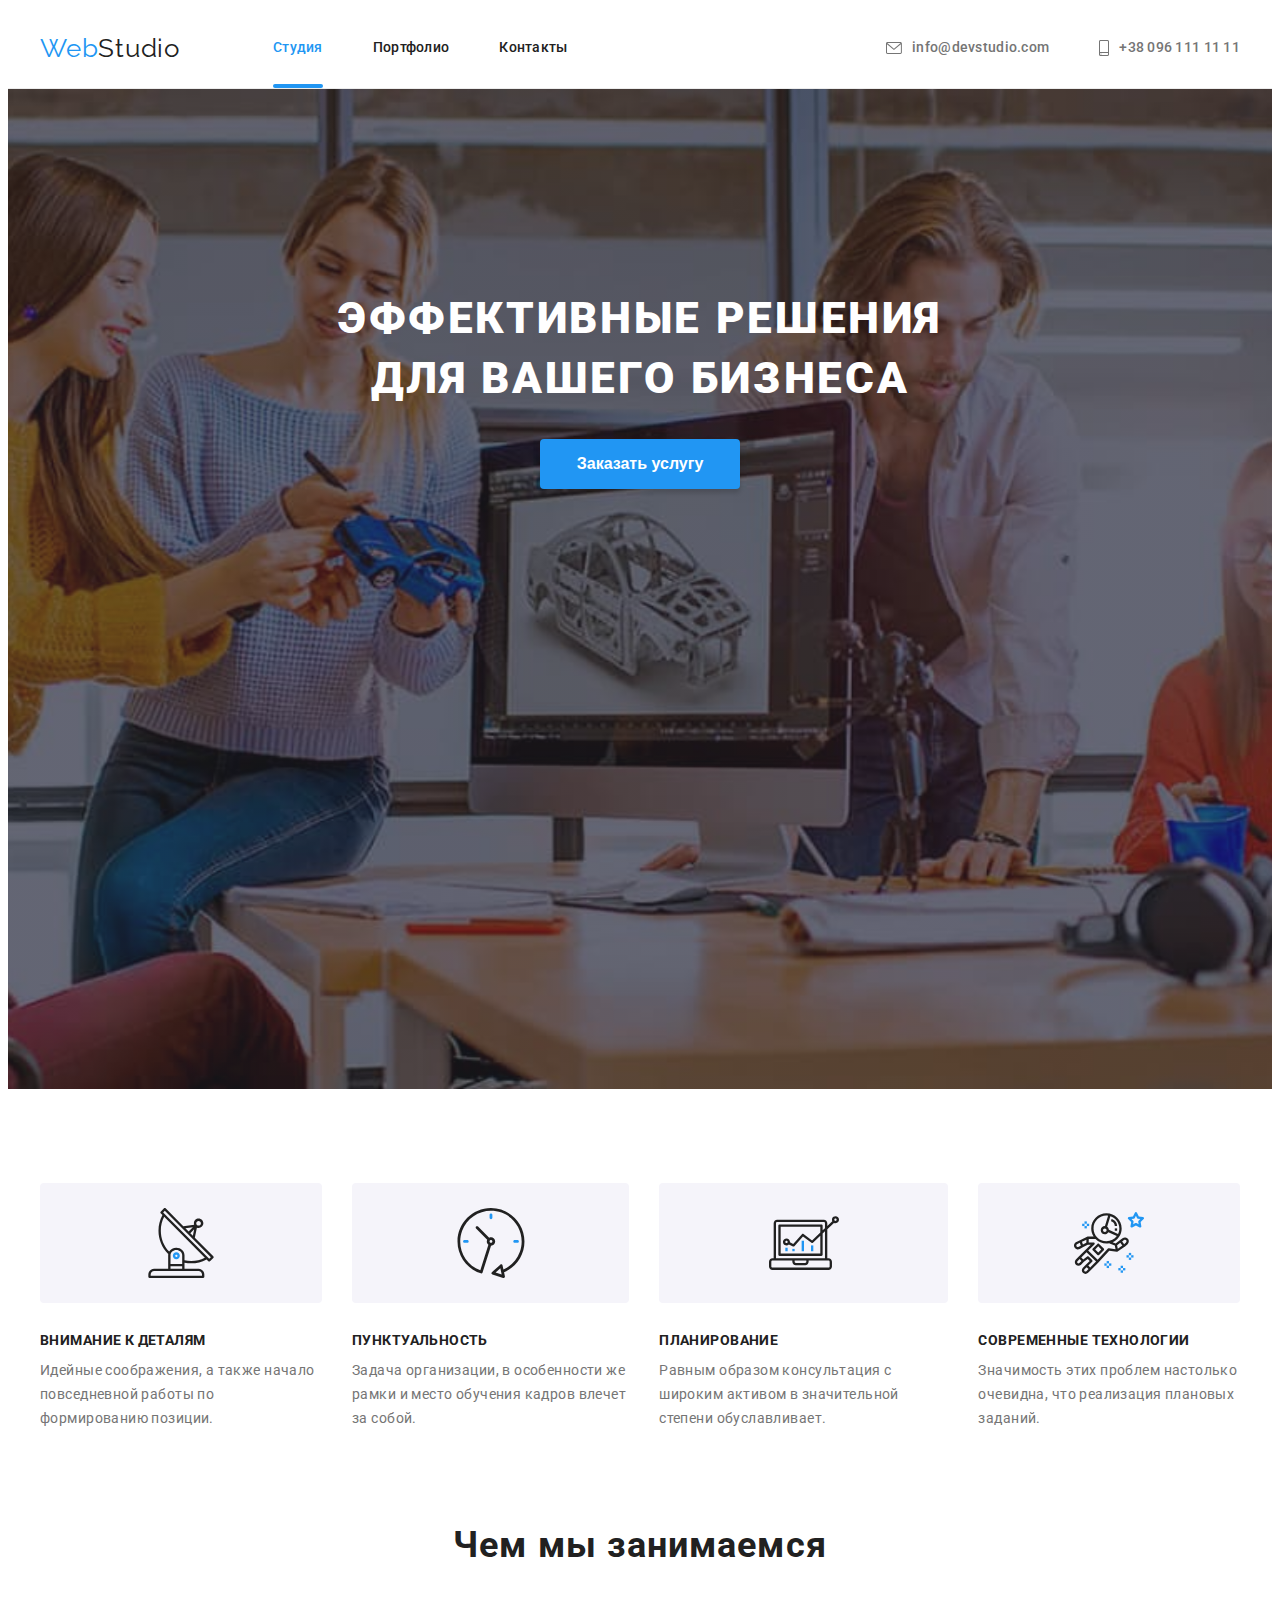
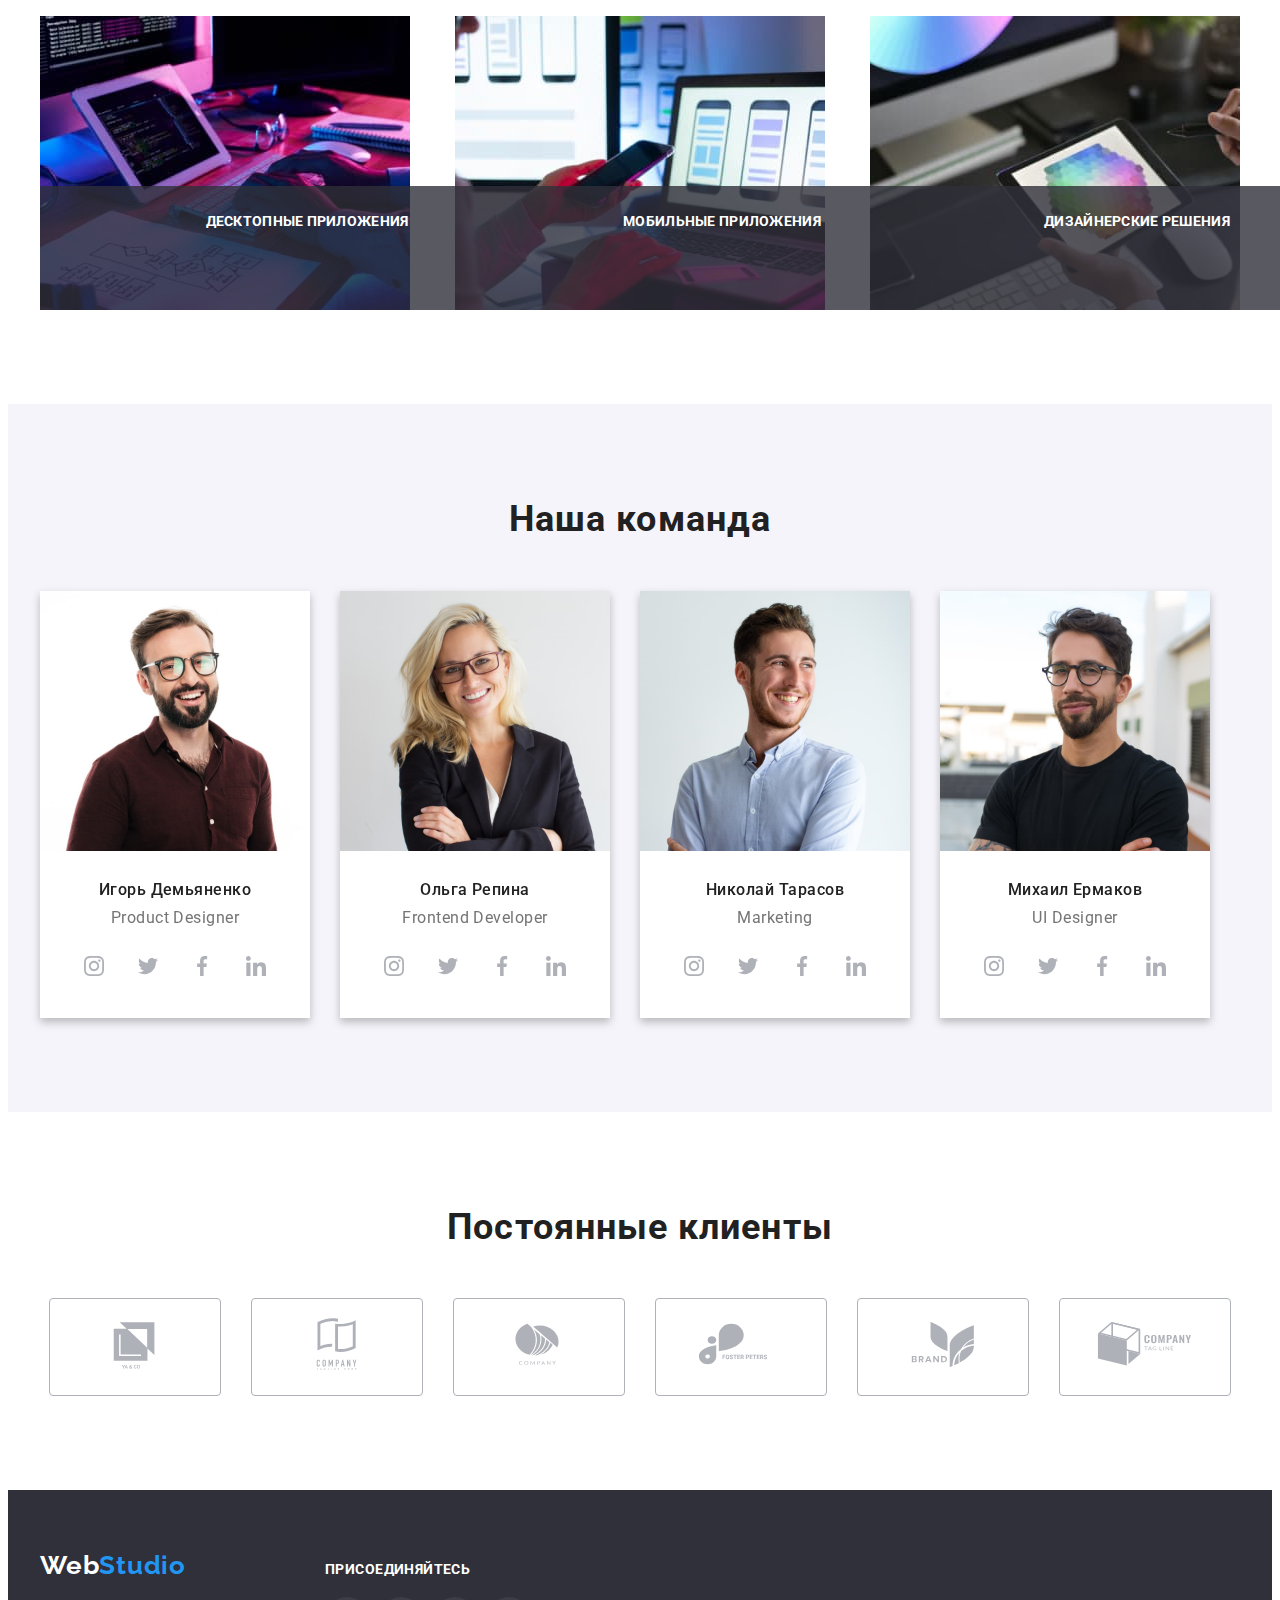
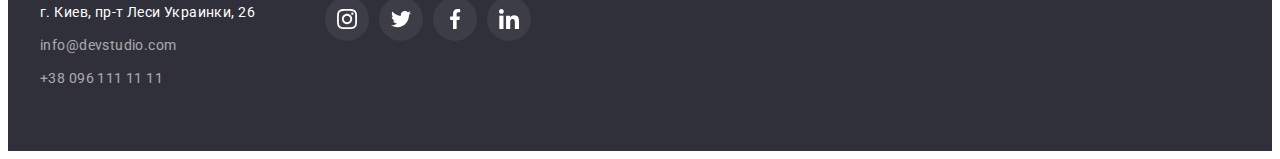
<file: index.html>
<!DOCTYPE html>
<html lang="ru">
<head>
    <meta charset="UTF-8">
    <meta http-equiv="X-UA-Compatible" content="IE=edge">
    <meta name="viewport" content="width=device-width, initial-scale=1.0">
    <title>Document</title>
    <link rel="preconnect" href="https://fonts.googleapis.com">
    <link rel="preconnect" href="https://fonts.gstatic.com" crossorigin>
    <link href="https://fonts.googleapis.com/css2?family=Raleway:wght@700&family=Roboto:wght@400;500;700;900&display=swap" rel="stylesheet">
    <link rel="stylesheet" href="https://cdnjs.cloudflare.com/ajax/libs/modern-normalize/1.1.0/modern-normalize.min.css" integrity="sha512-wpPYUAdjBVSE4KJnH1VR1HeZfpl1ub8YT/NKx4PuQ5NmX2tKuGu6U/JRp5y+Y8XG2tV+wKQpNHVUX03MfMFn9Q==" crossorigin="anonymous" referrerpolicy="no-referrer" />
    <link rel="stylesheet" href="./css/styles.css">
</head>
<body class="page">
    <!--Шапка сайта-->
    <header class="page-header">
        <div class="container main-nav">
        <a href="/" class="logo link">
        <p lang="en"> <span class="logo-header">Web</span>Studio</p> 
        </a>
        <nav class="nav-list">
        <ul class="site-nav list">
            <li class="item"><a href="./index.html" class="link link-line current">Студия</a></li>
            <li class="item"><a href="./portfolio.html" class="link link-line" >Портфолио</a></li>  
            <li class="item"><a href="" class="link link-line" >Контакты</a></li>
        </ul>
        </nav>
        <ul class="phone-mail list">
            <li class="item" >
                <a class="mail-number link" href="mail:info@devstudio.com">
                    <svg class="icon-mail" width="16" height="12">
                        <use href="./images/sprite.svg#icon-envelope">
                        </use>
                    </svg>
                    info@devstudio.com</a>
            </li>
            <li class="item">
                <a class="mail-number link" href="tel:380961111111">
                        <svg class="icon-mail" width="10" height="16">
                            <use href="./images/sprite.svg#icon-smartphone">
                            </use>
                        </svg>+38 096 111 11 11</a>
            </li>
        </ul>
        </div>
    </header>
    <main>
        <!-- Hero -->
        <section class="hero section">
            <div class="container">
                <h1 class="hero-title">Эффективные решения для вашего бизнеса</h1>
                <button class="button" type="button" data-modal-open>Заказать услугу</button>
            </div>
        </section>
        <section class="section quality">
            <!--Наши сильные качества-->
            <h2 hidden>Наши сильные качества</h2>
            <div class="container">
            <ul class="quality-list list">
                <li class="title-text">
                    <div class="thumb">
                        <svg class="antena" width="70" height="70">
                            <use href="./images/sprite.svg#icon-antenna">
                            </use>
                        </svg>
                    </div>
                    <h3 class="title">Внимание к деталям</h3>
                    <p class="text">Идейные соображения, а также начало повседневной работы по формированию позиции.</p>
                </li>
                <li class="title-text">
                    <div class="thumb">
                        <svg width="70" height="70">
                            <use href="./images/sprite.svg#icon-clock">
                            </use>
                        </svg>
                    </div>
                    <h3 class="title" >Пунктуальность</h3>
                    <p class="text">Задача организации, в особенности же рамки и место обучения кадров влечет за собой.</p>
                </li>
                <li class="title-text">
                    <div class="thumb">
                        <svg width="70" height="70">
                            <use href="./images/sprite.svg#icon-diagram">
                            </use>
                        </svg>
                    </div>
                    <h3 class="title">Планирование</h3>
                    <p class="text">Равным образом консультация с широким активом в значительной степени обуславливает.</p>
                </li>
                <li class="title-text">
                    <div class="thumb">
                        <svg width="70" height="70">
                            <use href="./images/sprite.svg#icon-astronaut">
                            </use>
                        </svg>
                    </div>
                    <h3 class="title">Современные технологии</h3>
                    <p class="text">Значимость этих проблем настолько очевидна, что реализация плановых заданий.</p>
                </li>
            </ul>
            </div>
        </section>
        <section class="section">
            <div class="container">
                <h2 class="service-title">Чем мы занимаемся</h2>
            <ul class="list list-image">
                <div class="img-apps">
                <li class="img-apps-list">
                    <img class="images-comp" src="./images/image.jpg" alt="человек печатает" width="370" height="294">
                </li>
                <p class="fon-text">
                    Десктопные приложения
                </p>
            </div>
                <div class="img-apps">
                <li class="img-apps-list">
                    <img class="images-comp" src="./images/image-2.jpg" alt="человек с телефоном за компютером" width="370" height="294">
                </li>
                <p class="fon-text">
                    Мобильные приложения
                </p>
            </div>
                <div class="img-apps">
                <li class="img-apps-list"> 
                    <img class="images-comp" src="./images/image-3.jpg" alt="человек с планшетом" width="370" height="294">
                </li>
                <p class="fon-text">
                    Дизайнерские решения
                </p>
            </div>
            </ul>
            </div>
        </section>
        <section class="our-team section">
            <!--Наша Команда-->
            <h2 class="team-title">Наша команда</h2>
            <div class="container">
            <ul class="list team">
                <li class="list-command">
                    <img class="team-img" src="./images/foto.jpg" alt="фото дизайнера" width="270" height="260">
                    <div class="teammates">
                    <h3 class="teammate">Игорь Демьяненко</h3>
                    <p lang="en" class="position">Product Designer</p>
                    <ul class="social-list list">
                        <li class="social-list-item">
                            <a class="social-list-link" href="">
                            <svg class="social-list-icon" width="20" height="20">
                                <use href="images/sprite.svg#icon-instagram">
                                </use>
                            </svg>
                            </a>
                        </li>
                        <li class="social-list-item">
                            <a class="social-list-link" href="">
                            <svg class="social-list-icon" width="20" height="20">
                                <use href="images/sprite.svg#icon-twitter">
                                </use>
                            </svg>
                            </a>
                        </li>
                        <li class="social-list-item">
                            <a class="social-list-link" href="">
                            <svg class="social-list-icon" width="20" height="20">
                                <use href="images/sprite.svg#icon-facebook">
                                </use>
                            </svg>
                            </a>
                        </li>
                        <li class="social-list-item">
                            <a class="social-list-link" href="">
                            <svg class="social-list-icon" width="20" height="20">
                                <use href="images/sprite.svg#icon-linkedin">
                                </use>
                            </svg>
                            </a>
                        </li>
                    </ul>
                    </div>
                </li>
                <li class="list-command">
                    <img class="team-img" src="./images/foto1.jpg" alt="фото девелопера" width="270" height="260">
                    <div class="teammates">
                    <h3 class="teammate">Ольга Репина</h3>
                    <p class="position" lang="en">Frontend Developer</p>
                    <ul class="social-list list">
                        <li class="social-list-item">
                            <a class="social-list-link" href="">
                            <svg class="social-list-icon" width="20" height="20">
                                <use href="images/sprite.svg#icon-instagram">
                                </use>
                            </svg>
                            </a>
                        </li>
                        <li class="social-list-item">
                            <a class="social-list-link" href="">
                            <svg class="social-list-icon" width="20" height="20">
                                <use href="images/sprite.svg#icon-twitter">
                                </use>
                            </svg>
                            </a>
                        </li>
                        <li class="social-list-item">
                            <a class="social-list-link" href="">
                            <svg class="social-list-icon" width="20" height="20">
                                <use href="images/sprite.svg#icon-facebook">
                                </use>
                            </svg>
                            </a>
                        </li>
                        <li class="social-list-item">
                            <a class="social-list-link" href="">
                            <svg class="social-list-icon" width="20" height="20">
                                <use href="images/sprite.svg#icon-linkedin">
                                </use>
                            </svg>
                            </a>
                        </li>
                    </ul>
                    </div>
                </li>
                <li class="list-command">
                    <img class="team-img" src="./images/foto2.jpg" alt="фото маркетолога" width="270" height="260">
                    <div class="teammates">
                    <h3 class="teammate">Николай Тарасов</h3>
                    <p class="position" lang="en">Marketing</p>
                    <ul class="social-list list">
                        <li class="social-list-item">
                            <a class="social-list-link" href="">
                            <svg class="social-list-icon" width="20" height="20">
                                <use href="images/sprite.svg#icon-instagram">
                                </use>
                            </svg>
                            </a>
                        </li>
                        <li class="social-list-item">
                            <a class="social-list-link" href="">
                            <svg class="social-list-icon" width="20" height="20">
                                <use href="images/sprite.svg#icon-twitter">
                                </use>
                            </svg>
                            </a>
                        </li>
                        <li class="social-list-item">
                            <a class="social-list-link" href="">
                            <svg class="social-list-icon" width="20" height="20">
                                <use href="images/sprite.svg#icon-facebook">
                                </use>
                            </svg>
                            </a>
                        </li>
                        <li class="social-list-item">
                            <a class="social-list-link" href="">
                            <svg class="social-list-icon" width="20" height="20">
                                <use href="images/sprite.svg#icon-linkedin">
                                </use>
                            </svg>
                            </a>
                        </li>
                    </ul>
                    </div>
                </li>
                <li class="list-command">
                    <img class="team-img" src="./images/foto3.jpg" alt="фото ui дизайнера" width="270" height="260">
                    <div class="teammates">
                    <h3 class="teammate">Михаил Ермаков</h3>
                    <p class="position" lang="en">UI Designer</p>
                    <ul class="social-list list">
                        <li class="social-list-item">
                            <a class="social-list-link" href="">
                            <svg class="social-list-icon" width="20" height="20">
                                <use href="images/sprite.svg#icon-instagram">
                                </use>
                            </svg>
                            </a>
                        </li>
                        <li class="social-list-item">
                            <a class="social-list-link" href="">
                            <svg class="social-list-icon" width="20" height="20">
                                <use href="images/sprite.svg#icon-twitter">
                                </use>
                            </svg>
                            </a>
                        </li>
                        <li class="social-list-item">
                            <a class="social-list-link" href="">
                            <svg class="social-list-icon" width="20" height="20">
                                <use href="images/sprite.svg#icon-facebook">
                                </use>
                            </svg>
                            </a>
                        </li>
                        <li class="social-list-item">
                            <a class="social-list-link" href="">
                            <svg class="social-list-icon" width="20" height="20">
                                <use href="images/sprite.svg#icon-linkedin">
                                </use>
                            </svg>
                            </a>
                        </li>
                    </ul>
                    </div>
                </li>
            </ul>
            </div>
        </section>
        <section class="section">
            <h2 class="service-title">Постоянные клиенты</h2>
            <ul class="actions">
                <li class="icons-item">
                    <a class="icons" href="">
                        <svg class="icons-list" width="106" height="60">
                            <use href="images/sprite.svg#icon-logo">
                            </use>
                        </svg>
                    </a>
                </li>
                <li class="icons-item">
                    <a class="icons" href="">
                        <svg class="icons-list" width="106" height="60">
                            <use href="images/sprite.svg#icon-logo-1">
                            </use>
                        </svg>
                    </a>
                </li>
                <li class="icons-item">
                    <a class="icons" href="">
                        <svg class="icons-list" width="106" height="60">
                            <use href="images/sprite.svg#icon-logo-2">
                            </use>
                        </svg>
                    </a>
                </li>
                <li class="icons-item">
                    <a class="icons" href="">
                        <svg class="icons-list" width="106" height="60">
                            <use href="images/sprite.svg#icon-logo-3">
                            </use>
                        </svg>
                    </a>
                </li>
                <li class="icons-item">
                    <a class="icons" href="">
                        <svg class="icons-list" width="106" height="60">
                            <use href="images/sprite.svg#icon-logo-4">
                            </use>
                        </svg>
                    </a>
                </li>
                <li class="icons-item">
                    <a class="icons" href="">
                        <svg class="icons-list" width="106" height="60">
                            <use href="images/sprite.svg#icon-logo-5">
                            </use>
                        </svg>
                    </a>
                </li>
            </ul>
        </section>
    </main>
    <footer class="footer">
        <div class="container foot-container">
            <div class="logo-adress-div">
        <a href="/" class="logo-footer">
            <p lang="en"> <span class="accentlogo">Web</span>Studio</p> 
        </a>
        <address class="adresses">
            <a class="street-adress link" href="https://www.google.com.ua/maps/place/%D0%B1%D1%83%D0%BB.+%D0%9B%D0%B5%D1%81%D0%B8+%D0%A3%D0%BA%D1%80%D0%B0%D0%B8%D0%BD%D0%BA%D0%B8,+26,+%D0%9A%D0%B8%D0%B5%D0%B2,+02000/@50.4258152,30.5366192,16.56z/data=!4m5!3m4!1s0x40d4cf0e033ecbe9:0x57a4dffefec77da0!8m2!3d50.4265807!4d30.5383858">
                г. Киев, пр-т Леси Украинки, 26 
            </a>
            <a href="mail:info@devstudio.com" class="contacts-footer link">info@devstudio.com</a>
            <a href="tel:380961111111" class="contacts-footer link">+38 096 111 11 11</a>
        </address>
            </div>
        <div class="come-links">
            <h2 class="come-in">присоединяйтесь</h2>
        <ul class="social-list list footer-list">
            <li class="social-list-item-footer">
                <a class="social-list-link-footer" href="">
                <svg class="social-list-icon-footer" width="20" height="20">
                    <use href="images/sprite.svg#icon-instagram">
                    </use>
                </svg>
                </a>
            </li>
            <li class="social-list-item-footer">
                <a class="social-list-link-footer" href="">
                <svg class="social-list-icon-footer" width="20" height="20">
                    <use href="images/sprite.svg#icon-twitter">
                    </use>
                </svg>
                </a>
            </li>
            <li class="social-list-item-footer">
                <a class="social-list-link-footer" href="">
                <svg class="social-list-icon-footer" width="20" height="20">
                    <use href="images/sprite.svg#icon-facebook">
                    </use>
                </svg>
                </a>
            </li>
            <li class="social-list-item-footer">
                <a class="social-list-link-footer" href="">
                <svg class="social-list-icon-footer" width="20" height="20">
                    <use href="images/sprite.svg#icon-linkedin">
                    </use>
                </svg>
                </a>
            </li>
        </ul>
        </div>
        </div>
    </footer>
    <div class="backdrop is-hidden" data-modal>
        <div class="modal">
            <button type="button" class="modal-close-btn" data-modal-close>
                <svg class="modal-close-icon" width="18" height="18">
                    <use href="./images/sprite.svg#close-icon">
                    </use>
                </svg>
            </button>
        </div>
    </div>
    <script src="./css/modal.js"></script>
</body>
</html>
</file>
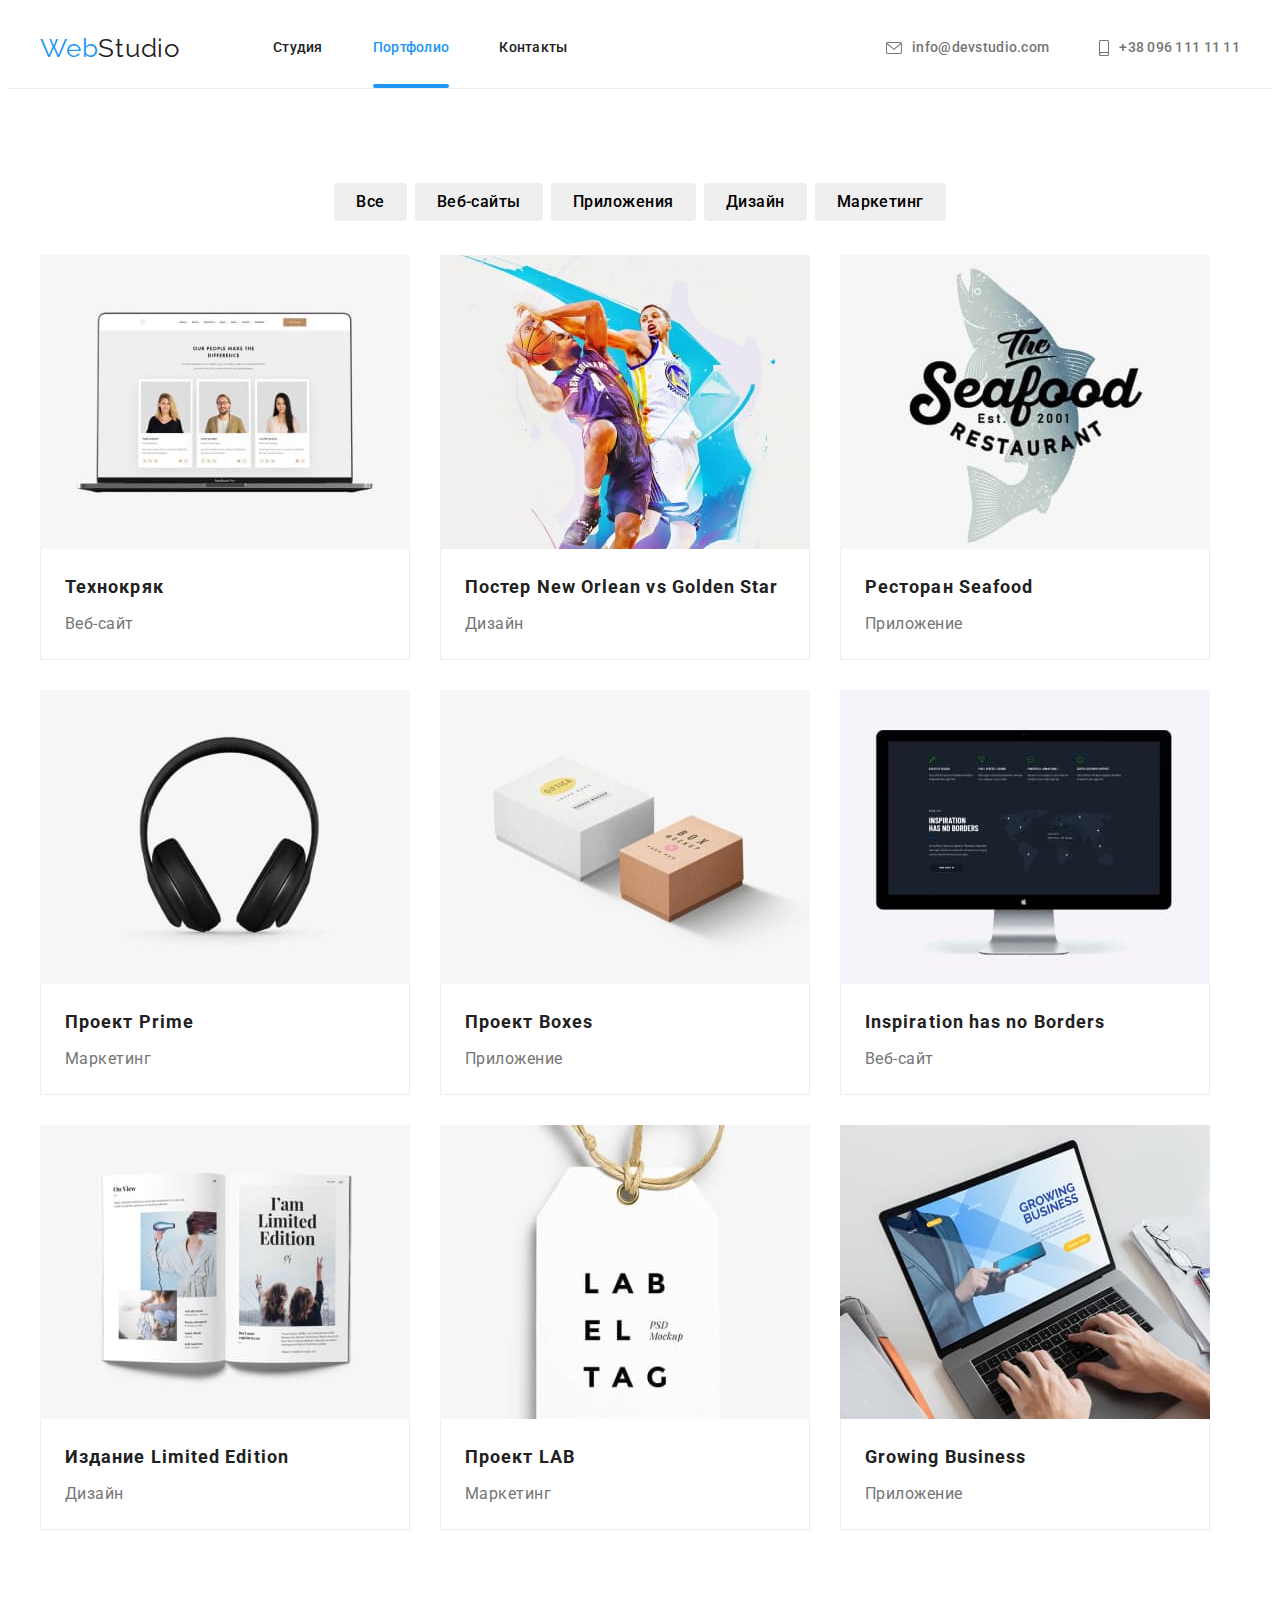
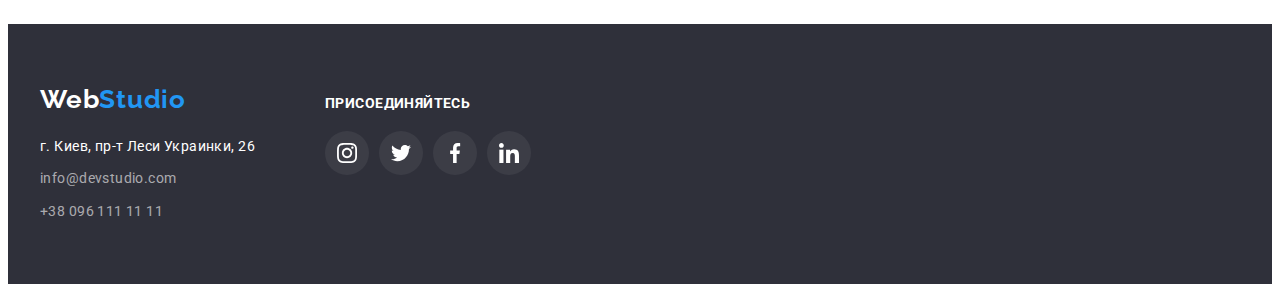
<file: portfolio.html>
<!DOCTYPE html>
<html lang="ru">
<head>
    <meta charset="UTF-8">
    <meta http-equiv="X-UA-Compatible" content="IE=edge">
    <meta name="viewport" content="width=device-width, initial-scale=1.0">
    <title>Document</title>
    <link rel="preconnect" href="https://fonts.googleapis.com">
    <link rel="preconnect" href="https://fonts.gstatic.com" crossorigin>
    <link href="https://fonts.googleapis.com/css2?family=Raleway:wght@700&family=Roboto:wght@400;500;700;900&display=swap" rel="stylesheet">
    <link rel="stylesheet" href="https://cdnjs.cloudflare.com/ajax/libs/modern-normalize/1.1.0/modern-normalize.min.css" integrity="sha512-wpPYUAdjBVSE4KJnH1VR1HeZfpl1ub8YT/NKx4PuQ5NmX2tKuGu6U/JRp5y+Y8XG2tV+wKQpNHVUX03MfMFn9Q==" crossorigin="anonymous" referrerpolicy="no-referrer" />
    <link rel="stylesheet" href="./css/styles.css">
</head>
<body class="page">
    <!--Шапка сайта-->
    <header class="page-header">
        <div class="container main-nav">
        <a href="/" class="logo link">
        <p lang="en"> <span class="logo-header">Web</span>Studio</p> 
        </a>
        <nav class="nav-list">
        <ul class="site-nav list">
            <li class="item"><a href="./index.html" class="link link-line">Студия</a></li>
            <li class="item"><a href="./portfolio.html" class="link link-line current" >Портфолио</a></li>  
            <li class="item"><a href="" class="link link-line" >Контакты</a></li>
        </ul>
        </nav>
        <ul class="phone-mail list">
            <li class="item" >
                <a class="mail-number link" href="mail:info@devstudio.com">
                    <svg class="icon-mail" width="16" height="12">
                        <use href="./images/sprite.svg#icon-envelope">
                        </use>
                    </svg>
                    info@devstudio.com</a>
            </li>
            <li class="item">
                <a class="mail-number link" href="tel:380961111111">
                        <svg class="icon-mail" width="10" height="16">
                            <use href="./images/sprite.svg#icon-smartphone">
                            </use>
                        </svg>+38 096 111 11 11</a>
            </li>
        </ul>
        </div>
    </header>
    <main>
        <!-- Фильтр -->
            <section class="section">
                <div class="container">
                <h1 hidden>portfolio</h1>
                    <ul class="button-list list">
                        <li  class="btn">
                            <button class="buttons" type="button">Все</button>
                        </li>
                        <li class="btn">
                            <button class="buttons" type="button">Веб-сайты</button>
                        </li>
                        <li class="btn">
                            <button class="buttons" type="button">Приложения</button>
                        </li>
                        <li class="btn">
                            <button class="buttons" type="button">Дизайн</button>
                        </li>
                        <li class="btn">
                            <button class="buttons" type="button">Маркетинг</button>
                        </li>
                    </ul>
        <!-- Галерея -->
            <ul class="galerry-list list">
                <li class="gallery">
                    <a class="links flex-elements" href="">
                    <div class="links-img">
                    <img src="./images-portfolio/image.jpg" alt="фото технокряк" width="370" height="294">
                    <p class="overlay">
                        Ресурс предлагает комплексные предложения с разным уровнем функционала и сервисов. Все это позволит посетителю получить исчерпывающие сведения о компании или частном лице.                    
                    </p>
                    </div>
                    <div class="names-pic">
                    <h3 class="name-pic">Технокряк</h3> 
                    <p class="kind-bussines">Веб-сайт</p>
                    </div>
                </a>
                </li>
                <li class="gallery"><a class="links flex-elements" href="">
                    <div class="links-img">
                    <img src="./images-portfolio/image1.jpg" alt="постер нба" width="370" height="294">
                    <p class="overlay">
                        Ресурс предлагает комплексные предложения с разным уровнем функционала и сервисов. Все это позволит посетителю получить исчерпывающие сведения о компании или частном лице.                    
                    </p>
                </div>
                    <div class="names-pic">
                    <h3 class="name-pic">Постер New Orlean vs Golden Star</h3>
                    <p class="kind-bussines">Дизайн</p>
                    </div>
                </a>
                </li>
                <li class="gallery"><a class="links flex-elements" href="">
                    <div class="links-img">
                    <img src="./images-portfolio/image2.jpg" alt="ресторан рыбный" width="370" height="294">
                    <p class="overlay">
                        Ресурс предлагает комплексные предложения с разным уровнем функционала и сервисов. Все это позволит посетителю получить исчерпывающие сведения о компании или частном лице.                    
                    </p>
                </div>
                    <div class="names-pic">
                    <h3 class="name-pic">Ресторан Seafood</h3>
                    <p class="kind-bussines" >Приложение</p>
                    </div>
                </a>
                </li>
                <li class="gallery"><a class="links flex-elements" href="">
                    <div class="links-img">
                    <img src="./images-portfolio/image3.jpg" alt="фото наушники" width="370" height="294">
                    <p class="overlay">
                        Ресурс предлагает комплексные предложения с разным уровнем функционала и сервисов. Все это позволит посетителю получить исчерпывающие сведения о компании или частном лице.                    
                    </p>
                </div>
                    <div class="names-pic">
                    <h3 class="name-pic">Проект Prime</h3>
                    <p class="kind-bussines" >Маркетинг</p>
                    </div>
                </a>
                </li>
                <li class="gallery"><a class="links flex-elements" href="">
                    <div class="links-img">
                    <img src="./images-portfolio/image4.jpg" alt="коробки" width="370" height="294">
                    <p class="overlay">
                        Ресурс предлагает комплексные предложения с разным уровнем функционала и сервисов. Все это позволит посетителю получить исчерпывающие сведения о компании или частном лице.                    
                    </p>
                </div>
                    <div class="names-pic">
                    <h3 class="name-pic">Проект Boxes</h3>
                    <p class="kind-bussines" >Приложение</p>
                    </div>
                </a>
                </li>
                <li class="gallery"><a class="links flex-elements" href="">
                    <div class="links-img">
                    <img src="./images-portfolio/image5.jpg" alt="компютер" width="370" height="294">
                    <p class="overlay">
                        Ресурс предлагает комплексные предложения с разным уровнем функционала и сервисов. Все это позволит посетителю получить исчерпывающие сведения о компании или частном лице.                    
                    </p>
                </div>
                    <div class="names-pic">
                    <h3 class="name-pic">Inspiration has no Borders</h3>
                    <p class="kind-bussines" >Веб-сайт</p>
                    </div>
                </a>
                </li>
                <li class="gallery"><a class="links flex-elements" href="">
                    <div class="links-img">
                    <img src="./images-portfolio/image6.jpg" alt="издание" width="370" height="294">
                    <p class="overlay">
                        Ресурс предлагает комплексные предложения с разным уровнем функционала и сервисов. Все это позволит посетителю получить исчерпывающие сведения о компании или частном лице.                    
                    </p>
                </div>
                    <div class="names-pic">
                    <h3 class="name-pic">Издание Limited Edition</h3>
                    <p class="kind-bussines" >Дизайн</p>
                    </div>
                </a>
                </li>
                <li class="gallery"><a class="links flex-elements" href="">
                    <div class="links-img">
                    <img src="./images-portfolio/image7.jpg" alt="проект лаб" width="370" height="294">
                    <p class="overlay">
                        Ресурс предлагает комплексные предложения с разным уровнем функционала и сервисов. Все это позволит посетителю получить исчерпывающие сведения о компании или частном лице.                    
                    </p>
                </div>
                    <div class="names-pic">
                    <h3 class="name-pic">Проект LAB</h3>
                    <p class="kind-bussines" >Маркетинг</p>
                    </div>
                </a>
                </li>
                <li class="gallery"><a class="links flex-elements" href="">
                    <div class="links-img">
                    <img src="./images-portfolio/image8.jpg" alt="фото ноутбука" width="370" height="294">
                    <p class="overlay">
                        Ресурс предлагает комплексные предложения с разным уровнем функционала и сервисов. Все это позволит посетителю получить исчерпывающие сведения о компании или частном лице.                    
                    </p>
                    </div>
                    <div class="names-pic">
                    <h3 class="name-pic">Growing Business</h3>
                    <p class="kind-bussines" >Приложение</p>
                    </div>
                </a>
                </li>
            </ul>
        </div>
        </section>
    </main>
    <footer class="footer">
        <div class="container foot-container">
            <div class="logo-adress-div">
        <a href="/" class="logo-footer">
            <p lang="en"> <span class="accentlogo">Web</span>Studio</p> 
        </a>
        <address class="adresses">
            <a class="street-adress link" href="https://www.google.com.ua/maps/place/%D0%B1%D1%83%D0%BB.+%D0%9B%D0%B5%D1%81%D0%B8+%D0%A3%D0%BA%D1%80%D0%B0%D0%B8%D0%BD%D0%BA%D0%B8,+26,+%D0%9A%D0%B8%D0%B5%D0%B2,+02000/@50.4258152,30.5366192,16.56z/data=!4m5!3m4!1s0x40d4cf0e033ecbe9:0x57a4dffefec77da0!8m2!3d50.4265807!4d30.5383858">
                г. Киев, пр-т Леси Украинки, 26 
            </a>
            <a href="mail:info@devstudio.com" class="contacts-footer link">info@devstudio.com</a>
            <a href="tel:380961111111" class="contacts-footer link">+38 096 111 11 11</a>
        </address>
            </div>
        <div class="come-links">
            <h2 class="come-in">присоединяйтесь</h2>
        <ul class="social-list list footer-list">
            <li class="social-list-item-footer">
                <a class="social-list-link-footer" href="">
                <svg class="social-list-icon-footer" width="20" height="20">
                    <use href="images/sprite.svg#icon-instagram">
                    </use>
                </svg>
                </a>
            </li>
            <li class="social-list-item-footer">
                <a class="social-list-link-footer" href="">
                <svg class="social-list-icon-footer" width="20" height="20">
                    <use href="images/sprite.svg#icon-twitter">
                    </use>
                </svg>
                </a>
            </li>
            <li class="social-list-item-footer">
                <a class="social-list-link-footer" href="">
                <svg class="social-list-icon-footer" width="20" height="20">
                    <use href="images/sprite.svg#icon-facebook">
                    </use>
                </svg>
                </a>
            </li>
            <li class="social-list-item-footer">
                <a class="social-list-link-footer" href="">
                <svg class="social-list-icon-footer" width="20" height="20">
                    <use href="images/sprite.svg#icon-linkedin">
                    </use>
                </svg>
                </a>
            </li>
        </ul>
        </div>
        </div>
    </footer>
</body>
</html>
</file>
<file: css/styles.css>
:root {
    --primary-font-family: "Roboto", sans-serif;
    --secondary-font-family: "Raleway", sans-serif;
    --primary-text-color: #212121;
    --secondary-text-color: #757575;
    --primary-white-color: #FFFFFF;
    --primary-bcg-color: #2F303A;
    --accent-color: #2196F3;
    --secondary-accent-color: #188CE8;
    --secondary-bcg-color: #F5F4FA;
    --primary-border-color: #EEEEEE;
    --primary-icon-color: #AFB1B8;
}

.container {
    margin-left: auto;
    margin-right: auto;
    width: 1200px;
    padding: 0 15px;
}

.section {
    padding-top: 94px;
    padding-bottom: 94px;
}

/* Logo */
.logo {
    color: var(--primary-text-color);

    font-family: Raleway, sans-serif;
    font-size: 26px;
    line-height: 1.19;
    letter-spacing: 0.03em;
    text-decoration: none;
}

.page-header {
    border-bottom: 1px solid #ECECEC;
}
/* Утилиты */
.list {
    padding: 0;
    margin: 0;
    list-style: none;
}

.main-nav {
    display: flex;
    align-items: center;
}

.logo-header {
    color: var(--accent-color);
    text-decoration: none;
}

.page {
    background-color: var(--primary-white-color);
    color: var(--secondary-text-color);
    font-family: var(--primary-font-family);
    font-size: 14px;
    line-height: 1.14;
    letter-spacing: 0.02em;
}


.site-nav .link {
        display: block;
        padding-top: 32px;
        padding-bottom: 32px;

        color: var(--primary-text-color);
        font-weight: 500;
        transition: color 250ms cubic-bezier(0.4, 0, 0.2, 1);
}

.site-nav .link.current {
    color: var(--accent-color);
}

.link {
    text-decoration: none;
}

.link-line {
    position: relative;
}

.link-line.current::after {
    content: '';

    display: block;
    width: 100%;
    height: 4px;
    background: #2196F3;
    border-radius: 2px;

    left: 0;
    bottom: 0;

    position: absolute;

}



.icon-mail {
    margin-right: 10px;
    fill: currentColor;
}

.item {
    display: flex;
    color: var(--secondary-text-color);
    align-items: center;

}


.mail-number {
    display: flex;
    color: var(--secondary-text-color);
    font-weight: 500;
    text-decoration: none;
    padding-top: 32px;
    padding-bottom: 32px;
    display: flex;
    align-items: center;
    transition: color 250ms cubic-bezier(0.4, 0, 0.2, 1);
}

.mail-number:hover .icon-mail,
.mail-number:focus .icon-mail {
    fill: var(--accent-color);
}

.mail-number:hover,
.mail-number:focus {    
    color: var(--accent-color);
    transition: 250ms cubic-bezier(0.4, 0, 0.2, 1);
}


.phone-mail {
    display: flex;
    margin-left: auto;
}

.phone-mail .item+ .item {
    margin-left: 50px;
}


.site-nav .link:hover, 
.site-nav .link:focus {
    color: var(--accent-color)
}
.site-nav .link .current {
    color: var(--accent-color)
    
}


.site-nav .item:not(:last-child) {
    margin-right: 50px;
}

.site-nav {
    display: flex;
    font-weight: 500;
    letter-spacing: 0.02em;
    text-decoration: none;


}

.nav-list {
    margin-left: 93px;
}


h1,h2,h3,h4,h5,h6,p,ul {
    margin-top: 0;
    margin-bottom: 0;
    padding-left: 0;
}

img {
    display: block;
}

/* Hero */
.hero-title { 
    color: var(--primary-white-color);
    font-weight: 900;
    font-size: 44px;
    line-height: 1.36;
    text-align: center;
    letter-spacing: 0.06em;
    text-transform: uppercase;
    width: 696px;
    margin: 0 auto;
    margin-bottom: 30px;
}

.hero {
    text-align: center;
    background-color: var(--primary-bcg-color);
    padding: 200px 0;

    max-width: 1600px;
    height: 600px;
    margin-left: auto;
    margin-right: auto;
    background-image: linear-gradient(
        to right, 
        rgba(47, 48, 58, 0.4),
        rgba(47, 48, 58, 0.4)
        ), 
        url("../images/image\ hero.jpg");
        background-repeat: no-repeat;
        background-position: center;
        background-size: cover;
        background-color: #C4C4C4;
    

}

/* Наши сильные качества */
.quality-list {

    color: var(--secondary-text-color);
    display: flex;
    align-items: center;
    
}

.thumb {
    background: #F5F4FA;
    border-radius: 4px;
    margin-bottom: 30px;
    display: flex;
    align-items: center;
    justify-content: center;
    height: 120px;

}





.quality {
    padding-bottom: 0;
}



.title {
    margin-top: 0;
    margin-bottom: 10px;
    color: var(--primary-text-color);
    font-weight: bold;
    letter-spacing: 0.03em;
    text-transform: uppercase;
    font-size: 14px;
}
.quality-list .text {
    font-size: 14px;
    line-height: 1.7;
    letter-spacing: 0.03em;
}

.text {
    margin-top: 0;
    margin-bottom: 0;

}

.title-text {
    margin-right: 30px;
}
.title-text:last-child {
    margin-right: 0;
}



/* Examples */
.service-title {
    color: var(--primary-text-color);
    font-weight: bold;
    font-size: 36px;
    line-height: 1.17;
    text-align: center;
    letter-spacing: 0.03em;
    text-decoration: none;
    margin-top: 0;
    margin-bottom: 50px;
}

.fon-text {
    color: #FFFFFF;
    padding: 27px 82px;
    text-align: center;
    position: absolute;
    height: 70px;
    width: 100%;
    bottom: 0;
    left: 0;

    background: rgba(47, 48, 58, 0.8);
    
    font-weight: 700;
    font-size: 14px;
    line-height: 16px;
    text-transform: uppercase;
}


.img-apps-list {
    position: relative
}

.img-apps {
    position: relative;


}
.images-comp {
}

.list-image {
    display: flex;
    justify-content: space-between;
}


.images-comp:not(:last-child) {
margin-right: 30px;
}

/* Button */
.button {
    color: var(--primary-white-color);
    background-color: var(--accent-color);
    font-weight: bold;
    font-size: 16px;
    line-height: 1.87;
    text-align: center;
    cursor: pointer;
    box-shadow: 0px 4px 4px rgba(0, 0, 0, 0.15);
    border-radius: 4px;
    padding: 10px 32px;
    min-width: 200px;
    border: none;
}

.button:hover,
.button:focus {
    transition: 500ms cubic-bezier(0.4, 0, 0.2, 1);
    background-color: var(--secondary-accent-color);
}


.our-team {
    background-color: var(--secondary-bcg-color);


}

.team-title {
    color: var(--primary-text-color);
    background-color: var(--secondary-bcg-color);
    font-weight: bold;
    font-size: 36px;
    line-height: 1.17;
    text-align: center;
    letter-spacing: 0.03em;

    margin-bottom: 50px;
}

.teammate {
    color: var(--primary-text-color);
    font-weight: 500;
    font-size: 16px;
    line-height: 1.18;
    text-align: center;
    letter-spacing: 0.03em;
    margin-bottom: 10px;
}

.teammates {
    padding-top: 30px;
    padding-bottom: 30px;
}

.team {
    display: flex;
    justify-content: space-between;
}


.team-img {
    margin-right: 30px;

}

.list-command {
    width: 270px;
    background-color: var(--primary-white-color);
    margin-right: 30px;
    
    filter: drop-shadow(0px 4px 4px rgba(0, 0, 0, 0.25));

}

.position {
    color: var(--secondary-text-color);
    font-size: 16px;
    line-height: 1.18;
    text-align: center;
    letter-spacing: 0.03em;
    margin-bottom: 16px;
}

.social-list {
    justify-content: center;
    display: flex;
}

.social-list-link {
    display: flex;
    align-items: center;
    justify-content: center;
    width: 44px;
    height: 44px;
    background-color: var(--primary-white-color);
    border-radius: 50%;
    transition: background-color 250ms cubic-bezier(0.4, 0, 0.2, 1);
}

.social-list-item:not(:last-child) {
    margin-right: 10px;
}

.social-list-icon {
    fill: var(--primary-icon-color);
    transition: fill 250ms cubic-bezier(0.4, 0, 0.2, 1);
    
}

.social-list-link:hover,
.social-list-link:focus {
    transition: 250ms cubic-bezier(0.4, 0, 0.2, 1);
    background-color: var(--accent-color);
}

.social-list-link:hover .social-list-icon,
.social-list-link:focus .social-list-icon {
    transition: 250ms cubic-bezier(0.4, 0, 0.2, 1);
    fill: var(--primary-white-color);
}

/* ---Постоянные клиенты--- */

.actions {
    display: flex;
    list-style: none;
    justify-content: center;
}

.icons {
    color: #AFB1B8;
    border: 1px solid #AFB1B8;
    border-radius: 4px;
    padding-left: 32px;
    padding-right: 32px;
    padding-top: 16px;
    padding-bottom: 16px;
    display: block;
    transition: color 250ms cubic-bezier(0.4, 0, 0.2, 1), background-color 250ms cubic-bezier(0.4, 0, 0.2, 1);

}

.icons:hover,
.icons:focus {
    transition: 250ms cubic-bezier(0.4, 0, 0.2, 1);
    color: var(--accent-color);
    border-color: var(--accent-color);
    filter: drop-shadow(0px 4px 4px rgba(0, 0, 0, 0.25));
}


.icons-list {
    fill: currentColor;
}


.icons-item:not(:last-child) {
    margin-right: 30px;
    }



.footer {
    background-color: var(--primary-bcg-color);
    padding: 60px 0;


}

.logo-footer {
    color: var(--accent-color);
    font-family: Raleway;
    font-weight: bold;
    font-size: 26px;
    line-height: 1.19;
    letter-spacing: 0.03em;
    text-decoration: none;
}

.street-adress {
    font-style: normal;
    color: var(--primary-white-color);
    font-size: 14px;
    line-height: 1.7;
    letter-spacing: 0.03em;
    margin-bottom: 9px;


}

.come-in {
    font-family: Roboto;
    font-style: normal;
    font-weight: bold;
    font-size: 14px;
    line-height: 16px;
    letter-spacing: 0.03em;
    text-transform: uppercase;
    color: var(--primary-white-color)
}

.foot-container {
    display: flex;
    align-items: baseline;

 
}

.logo-adress-div {
    flex-direction:column;
    margin-right: 70px;




}


.come-links {
    display: flex;
    flex-direction:column;


}

.come-in {
    margin-bottom: 20px;
}



.social-list-item-footer {
    margin-right: 10px;
}

.social-list-link-footer {
    display: flex;
    align-items: center;
    justify-content: center;
    width: 44px;
    height: 44px;
    background-color: #ffffff10;
    border-radius: 50%;
    transition: background-color 250ms cubic-bezier(0.4, 0, 0.2, 1);
}



.social-list-icon-footer {
    fill: var(--primary-white-color);
    transition: 250ms cubic-bezier(0.4, 0, 0.2, 1);
}

.social-list-link-footer:hover,
.social-list-link-footer:focus {
    transition: 250ms cubic-bezier(0.4, 0, 0.2, 1);

    background-color: var(--accent-color);
}






.contacts-footer {
    font-size: 14px;
    line-height: 1.7;
    letter-spacing: 0.03em;

    color: rgba(255, 255, 255, 0.6);
}

.contacts-footer:not(:last-child) {
    margin-bottom: 9px;
}

.accentlogo {
    color: var(--primary-white-color);
}

.adresses {
    display: flex;
    flex-direction: column;
    font-style: normal;
    margin-top: 20px;

}


/* Portfolio */

.button-list {
    color: var(--primary-text-color);
    font-weight: 500;
    font-size: 16px;
    line-height: 1.62;
    letter-spacing: 0.03em;

    display: flex;
    margin-bottom: 34px;
    justify-content: center;
}

.buttons {
    font-family: inherit;
    font-weight: 500;
    font-size: 16px;
    line-height: 1.62;
    text-align: center;
    letter-spacing: 0.03em;
    
    cursor: pointer;
    border: none;
    padding: 6px 22px;
    border-radius: 4px;
    transition: box-shadow 250ms cubic-bezier(0.4, 0, 0.2, 1), color 250ms cubic-bezier(0.4, 0, 0.2, 1), bacground-color 250ms cubic-bezier(0.4, 0, 0.2, 1);
}



.galerry-list {
    display: flex;
    flex-wrap: wrap;
}




.flex-elements{
    display: block;
    width: 370px;
 

}



.name-pic {
    color: var(--primary-text-color);
    font-weight: bold;
    font-size: 18px;
    line-height: 2;
    letter-spacing: 0.06em;

    margin-bottom: 4px;
}

.names-pic {
    padding-top: 20px;
    padding-bottom: 20px;
    padding-left: 24px;
    padding-right: 24px;
    border-bottom: 1px solid var(--primary-border-color);
    border-left: 1px solid var(--primary-border-color);
    border-right: 1px solid var(--primary-border-color);

}
.flex-elements:hover {
    transition: 250ms cubic-bezier(0.4, 0, 0.2, 1);
    box-shadow: 0px 1px 1px rgba(0, 0, 0, 0.12), 0px 4px 4px rgba(0, 0, 0, 0.06), 1px 4px 6px rgba(0, 0, 0, 0.16);

}


.gallery:not(:nth-child(3n)) {
    margin-right: 30px;
}

.gallery:nth-last-child(-n +3) {
    margin-bottom: 0;
}

.gallery {
    margin-bottom: 30px;
}

.overlay {
    position: absolute;
    padding: 63px 24px;
    text-align: center;
    width: 100%;
    height: 100%;
    top: 0;
    left: 0;
    height: 294px;
    width: 100%;

    overflow: hidden;


    background: rgba(33, 150, 243, 0.9);

    font-weight: 400;
    font-size: 18px;
    line-height: 28px;

    letter-spacing: 0.03em;

    color: #FFFFFF;

    transform: translateY(100%);
    transition: opasity 250ms cubic-bezier(0.4, 0, 0.2, 1);
}

.links:hover .overlay,
.links:focus .overlay {
    transform: translateY(0%);
}


.links-img {
    position: relative;
    overflow: hidden;
}

.kind-bussines {
    color: var(--secondary-text-color);
    font-size: 16px;
    line-height: 1.87;
    letter-spacing: 0.03em;
}

.links {
    text-decoration: none;
    transition: box-shadow 250ms cubic-bezier(0.4, 0, 0.2, 1);
}

.buttons:hover,
.buttons:focus {
    background-color: var(--secondary-accent-color);
    color: var(--primary-white-color);
    background: #2196F3;
    box-shadow: 0px 3px 1px rgba(0, 0, 0, 0.1), 0px 1px 2px rgba(0, 0, 0, 0.08), 0px 2px 2px rgba(0, 0, 0, 0.12);
    border-radius: 4px;
    transition: 250ms cubic-bezier(0.4, 0, 0.2, 1);
}



.btn {
    border: none;
}

.btn:not(:last-child) {
    margin-right: 8px;
}

.backdrop {
    position: fixed;
    top: 0;
    left: 0;
    width: 100vw;
    height: 100vh;
    background-color: rgba(0, 0, 0, 0.2);
    transition: opacity 250ms cubic-bezier(0.4, 0, 0.2, 1), visibility 250ms cubic-bezier(0.4, 0, 0.2, 1);

}

.backdrop.is-hidden {
    opacity: 0;
    visibility: hidden;
    pointer-events: none;
}

.modal {
    position: absolute;
    top: 50%;
    left: 50%;
    transform: translate(-50%, -50%);
    width: 528px;
    height: 581px;
    background-color: rgb(255, 255, 255)
}

.modal-close-btn {
    position: absolute;
    top: 8px;
    right: 8px;
    width: 30px;
    height: 30px;
    border-radius: 50%;
    border: 1px solid #0000001A;
    background-color: transparent;
    padding: 0;
    display: flex;
    justify-content: center;
    align-items: center;
    cursor: pointer;
}
</file>
